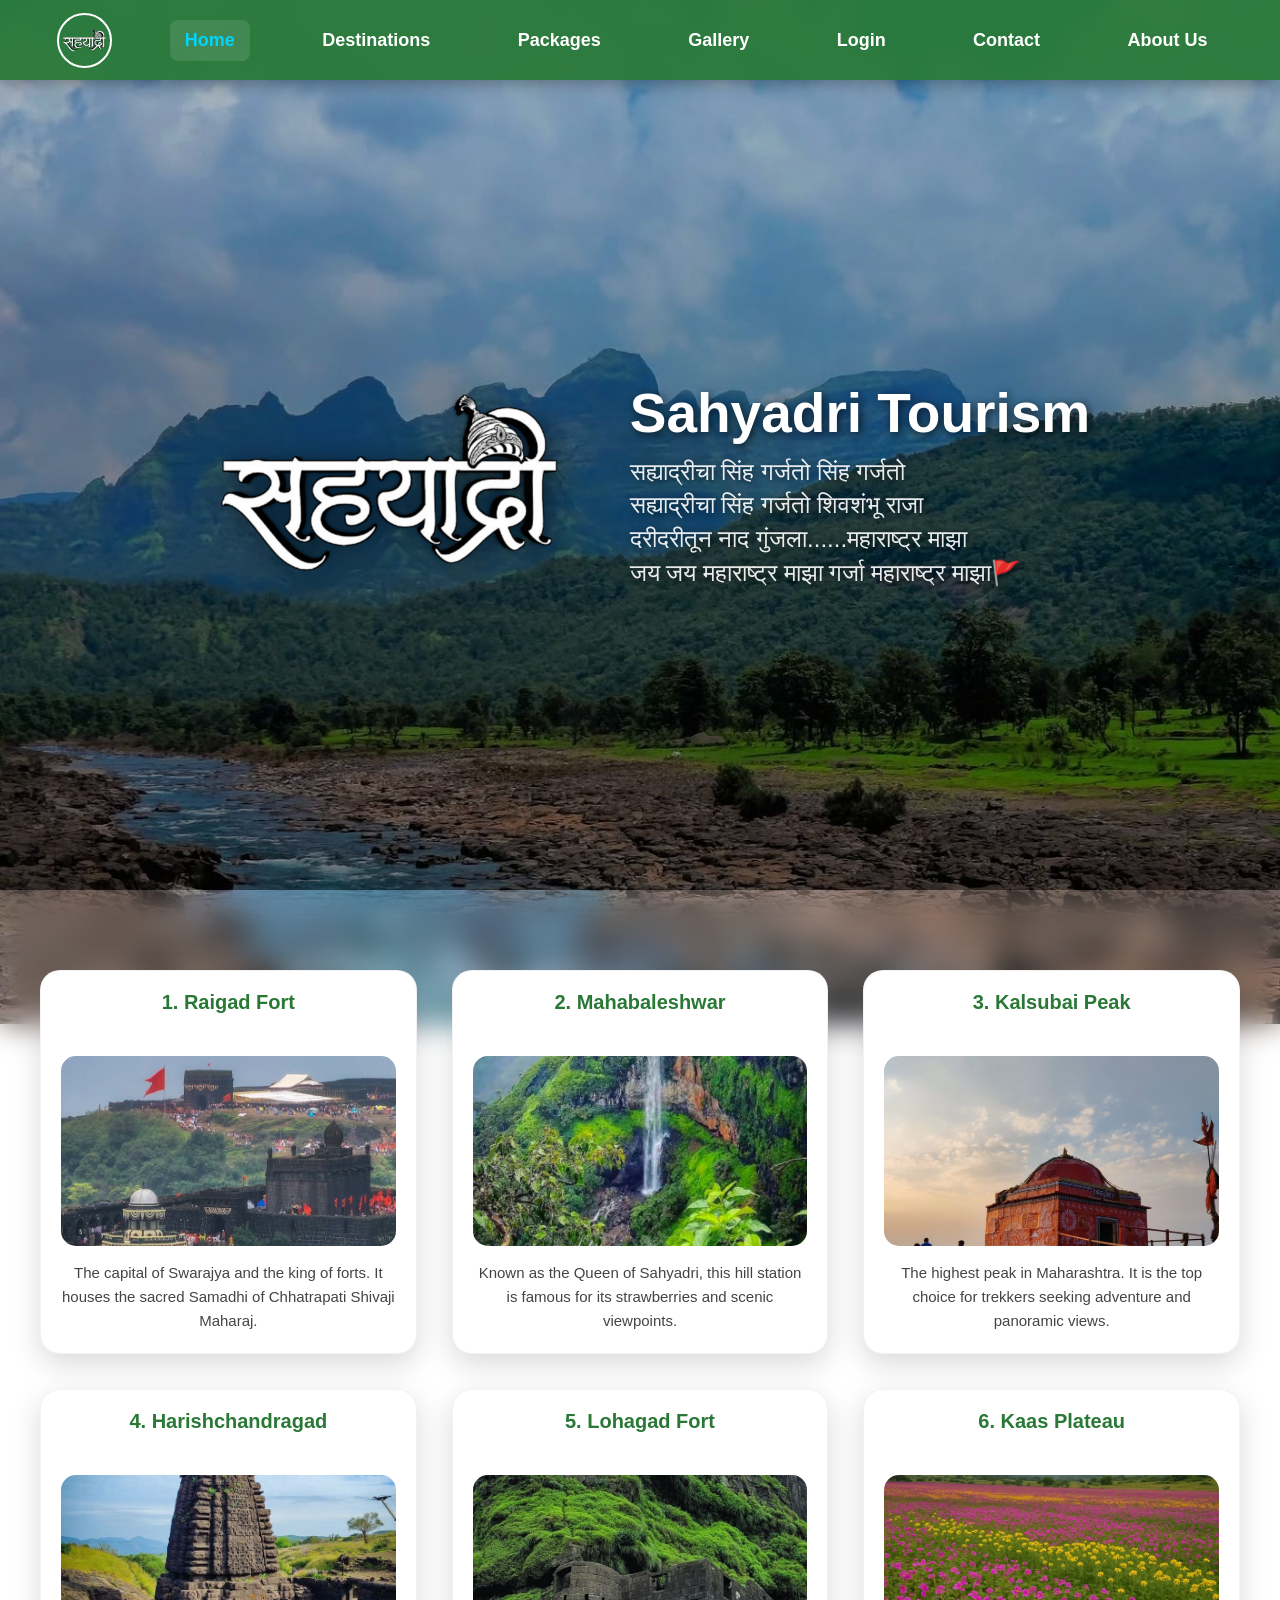
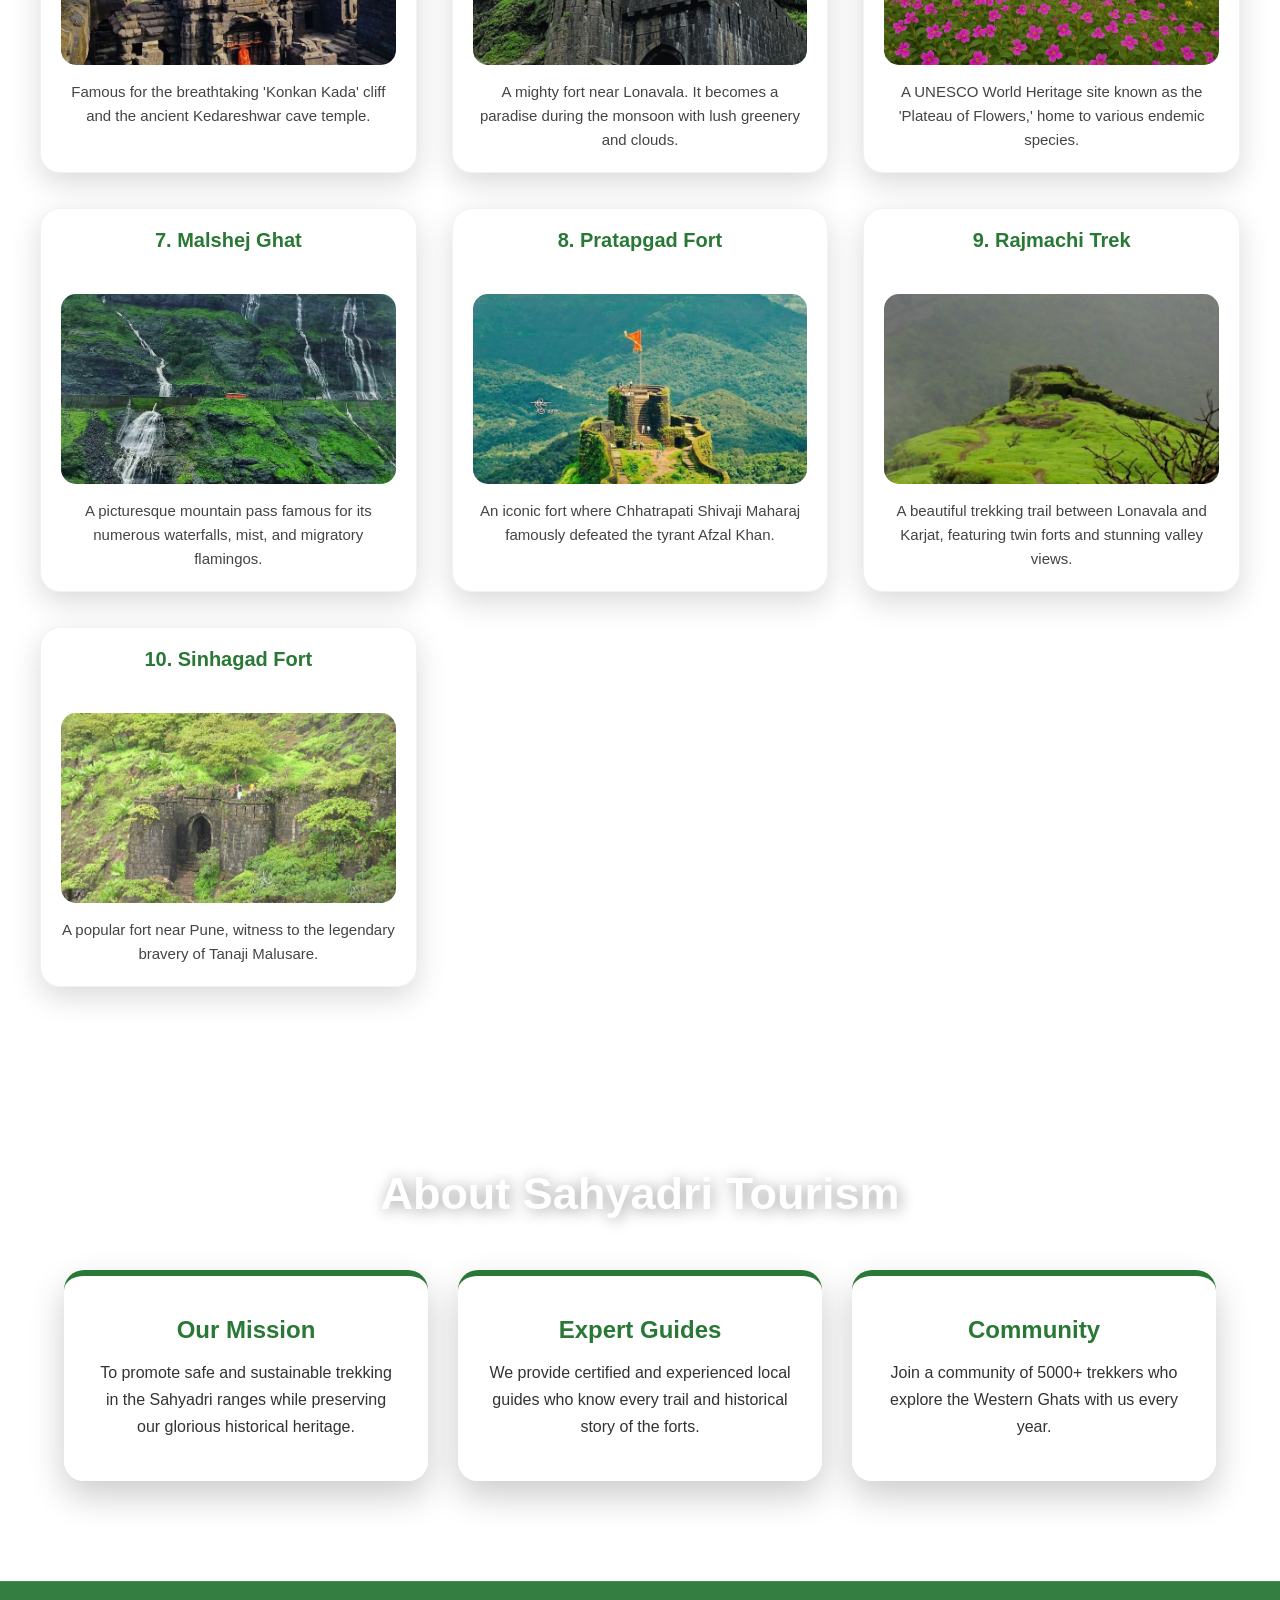
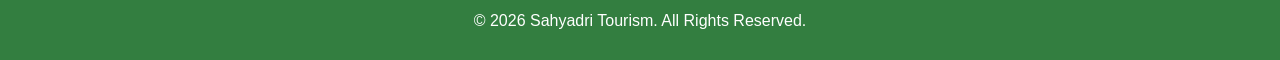
<file: index.html>
<!DOCTYPE html>
<html lang="en">
<head>
    <meta charset="UTF-8">
    <meta name="viewport" content="width=device-width, initial-scale=1.0">
    <title>Sahyadri Tourism | Explore Western Ghats</title>
    <link rel="stylesheet" href="style.css">
</head>
<body>

    <nav>
        <img src="./Sassets/sahyadri.png" alt="Logo" class="mini-logo">
        <a href="index.html" class="active">Home</a>
        <a href="#destinations">Destinations</a>
        <a href="./packages.html">Packages</a>
        <a href="./gallery.html">Gallery</a>
        <a href="./login.html">Login</a>
        <a href="./contact.html">Contact</a>
        <a href="#about-us">About Us</a>
    </nav>

    <div class="hero-text">
        <img src="./Sassets/sahyadri.png" alt="Sahyadri Logo" class="hero-png">
        <div class="text-wrap">
            <h1>Sahyadri Tourism</h1>
            <p>सह्याद्रीचा सिंह गर्जतो सिंह गर्जतो<br>
                सह्याद्रीचा सिंह गर्जतो शिवशंभू राजा<br>
                दरीदरीतून नाद गुंजला......महाराष्ट्र माझा<br>
                जय जय महाराष्ट्र माझा गर्जा महाराष्ट्र माझा🚩</p>
        </div>
    </div>

    <div id="destinations" class="content-container">
        
        <div class="place-box">
            <h2>1. Raigad Fort</h2>
            <img src="./Sassets/raigad.jpeg" alt="Raigad" class="place-img">
            <p>The capital of Swarajya and the king of forts. It houses the sacred Samadhi of Chhatrapati Shivaji Maharaj.</p>
        </div>

        <div class="place-box">
            <h2>2. Mahabaleshwar</h2>
            <img src="./Sassets/mahabaleshwar.jpeg" alt="Mahabaleshwar" class="place-img">
            <p>Known as the Queen of Sahyadri, this hill station is famous for its strawberries and scenic viewpoints.</p>
        </div>

        <div class="place-box">
            <h2>3. Kalsubai Peak</h2>
            <img src="./Sassets/kalsubai peak.jpeg" alt="Kalsubai" class="place-img">
            <p>The highest peak in Maharashtra. It is the top choice for trekkers seeking adventure and panoramic views.</p>
        </div>

        <div class="place-box">
            <h2>4. Harishchandragad</h2>
            <img src="./Sassets/Harishchandra Fort.jpeg" alt="Harishchandragad" class="place-img">
            <p>Famous for the breathtaking 'Konkan Kada' cliff and the ancient Kedareshwar cave temple.</p>
        </div>

        <div class="place-box">
            <h2>5. Lohagad Fort</h2>
            <img src="./Sassets/Lohagad.jpeg" alt="Lohagad" class="place-img">
            <p>A mighty fort near Lonavala. It becomes a paradise during the monsoon with lush greenery and clouds.</p>
        </div>

        <div class="place-box">
            <h2>6. Kaas Plateau</h2>
            <img src="./Sassets/kaas.jpeg" alt="Kaas" class="place-img">
            <p>A UNESCO World Heritage site known as the 'Plateau of Flowers,' home to various endemic species.</p>
        </div>

        <div class="place-box">
            <h2>7. Malshej Ghat</h2>
            <img src="./Sassets/Malshej ghat.jpeg" alt="Malshej" class="place-img">
            <p>A picturesque mountain pass famous for its numerous waterfalls, mist, and migratory flamingos.</p>
        </div>

        <div class="place-box">
            <h2>8. Pratapgad Fort</h2>
            <img src="./Sassets/pratapgad.jpeg" alt="Pratapgad" class="place-img">
            <p>An iconic fort where Chhatrapati Shivaji Maharaj famously defeated the tyrant Afzal Khan.</p>
        </div>

        <div class="place-box">
            <h2>9. Rajmachi Trek</h2>
            <img src="./Sassets/rajmachi.jpeg" alt="Rajmachi" class="place-img">
            <p>A beautiful trekking trail between Lonavala and Karjat, featuring twin forts and stunning valley views.</p>
        </div>

        <div class="place-box">
            <h2>10. Sinhagad Fort</h2>
            <img src="./Sassets/sinhagad.jpeg" alt="Sinhagad" class="place-img">
            <p>A popular fort near Pune, witness to the legendary bravery of Tanaji Malusare.</p>
        </div>

    </div>

    <div id="about-us" class="about-section">
        <div class="about-content">
            <h1>About Sahyadri Tourism</h1>
            <div class="about-grid">
                <div class="about-box">
                    <h3>Our Mission</h3>
                    <p>To promote safe and sustainable trekking in the Sahyadri ranges while preserving our glorious historical heritage.</p>
                </div>
                <div class="about-box">
                    <h3>Expert Guides</h3>
                    <p>We provide certified and experienced local guides who know every trail and historical story of the forts.</p>
                </div>
                <div class="about-box">
                    <h3>Community</h3>
                    <p>Join a community of 5000+ trekkers who explore the Western Ghats with us every year.</p>
                </div>
            </div>
        </div>
    </div>

    <footer class="mini-footer">
        <p>&copy; 2026 Sahyadri Tourism. All Rights Reserved.</p>
    </footer>

</body>
</html>
</file>
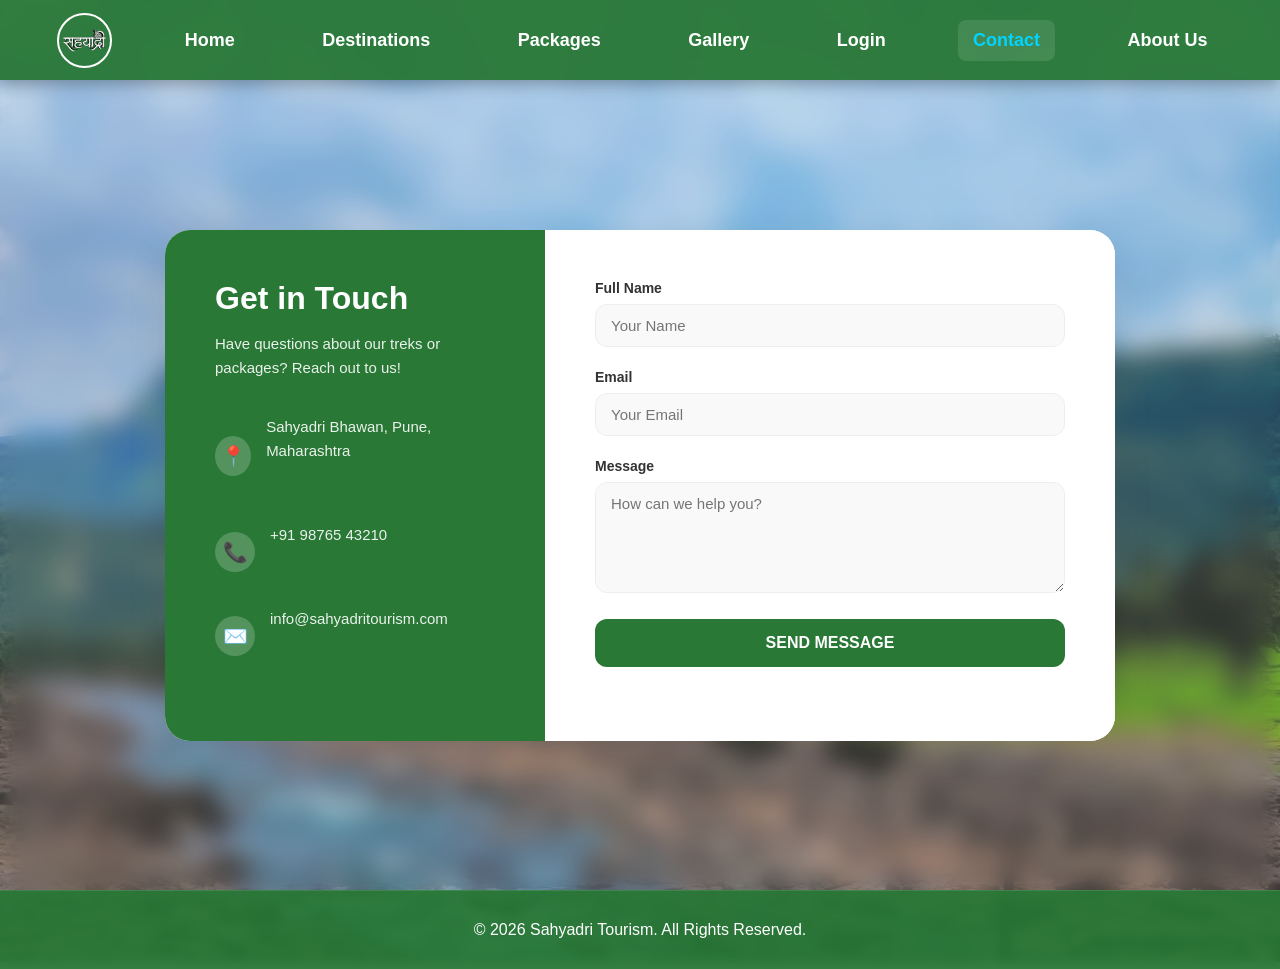
<file: contact.html>
<!DOCTYPE html>
<html lang="en">
<head>
    <meta charset="UTF-8">
    <meta name="viewport" content="width=device-width, initial-scale=1.0">
    <title>Contact Us | Sahyadri Tourism</title>
    <link rel="stylesheet" href="style.css">
    <link rel="stylesheet" href="contact.css">
</head>
<body>

    <nav>
        <img src="./Sassets/sahyadri.png" alt="Logo" class="mini-logo">
        <a href="index.html">Home</a>
        <a href="index.html#destinations">Destinations</a>
        <a href="packages.html">Packages</a>
        <a href="gallery.html">Gallery</a>
        <a href="login.html">Login</a>
        <a href="contact.html" class="active">Contact</a>
        <a href="index.html#about-us">About Us</a>
    </nav>

    <div class="contact-wrapper">
        <div class="contact-container">
            <div class="contact-info">
                <h2>Get in Touch</h2>
                <p>Have questions about our treks or packages? Reach out to us!</p>
                
                <div class="info-item">
                    <span>📍</span>
                    <p>Sahyadri Bhawan, Pune, Maharashtra</p>
                </div>
                <div class="info-item">
                    <span>📞</span>
                    <p>+91 98765 43210</p>
                </div>
                <div class="info-item">
                    <span>✉️</span>
                    <p>info@sahyadritourism.com</p>
                </div>
            </div>

            <div class="contact-form">
                <form action="#">
                    <div class="input-group">
                        <label>Full Name</label>
                        <input type="text" placeholder="Your Name" required>
                    </div>
                    <div class="input-group">
                        <label>Email</label>
                        <input type="email" placeholder="Your Email" required>
                    </div>
                    <div class="input-group">
                        <label>Message</label>
                        <textarea rows="5" placeholder="How can we help you?"></textarea>
                    </div>
                    <button type="submit" class="contact-btn">Send Message</button>
                </form>
            </div>
        </div>
    </div>
    <footer class="mini-footer">
        <p>&copy; 2026 Sahyadri Tourism. All Rights Reserved.</p>
    </footer>

</body>
</html>
</file>
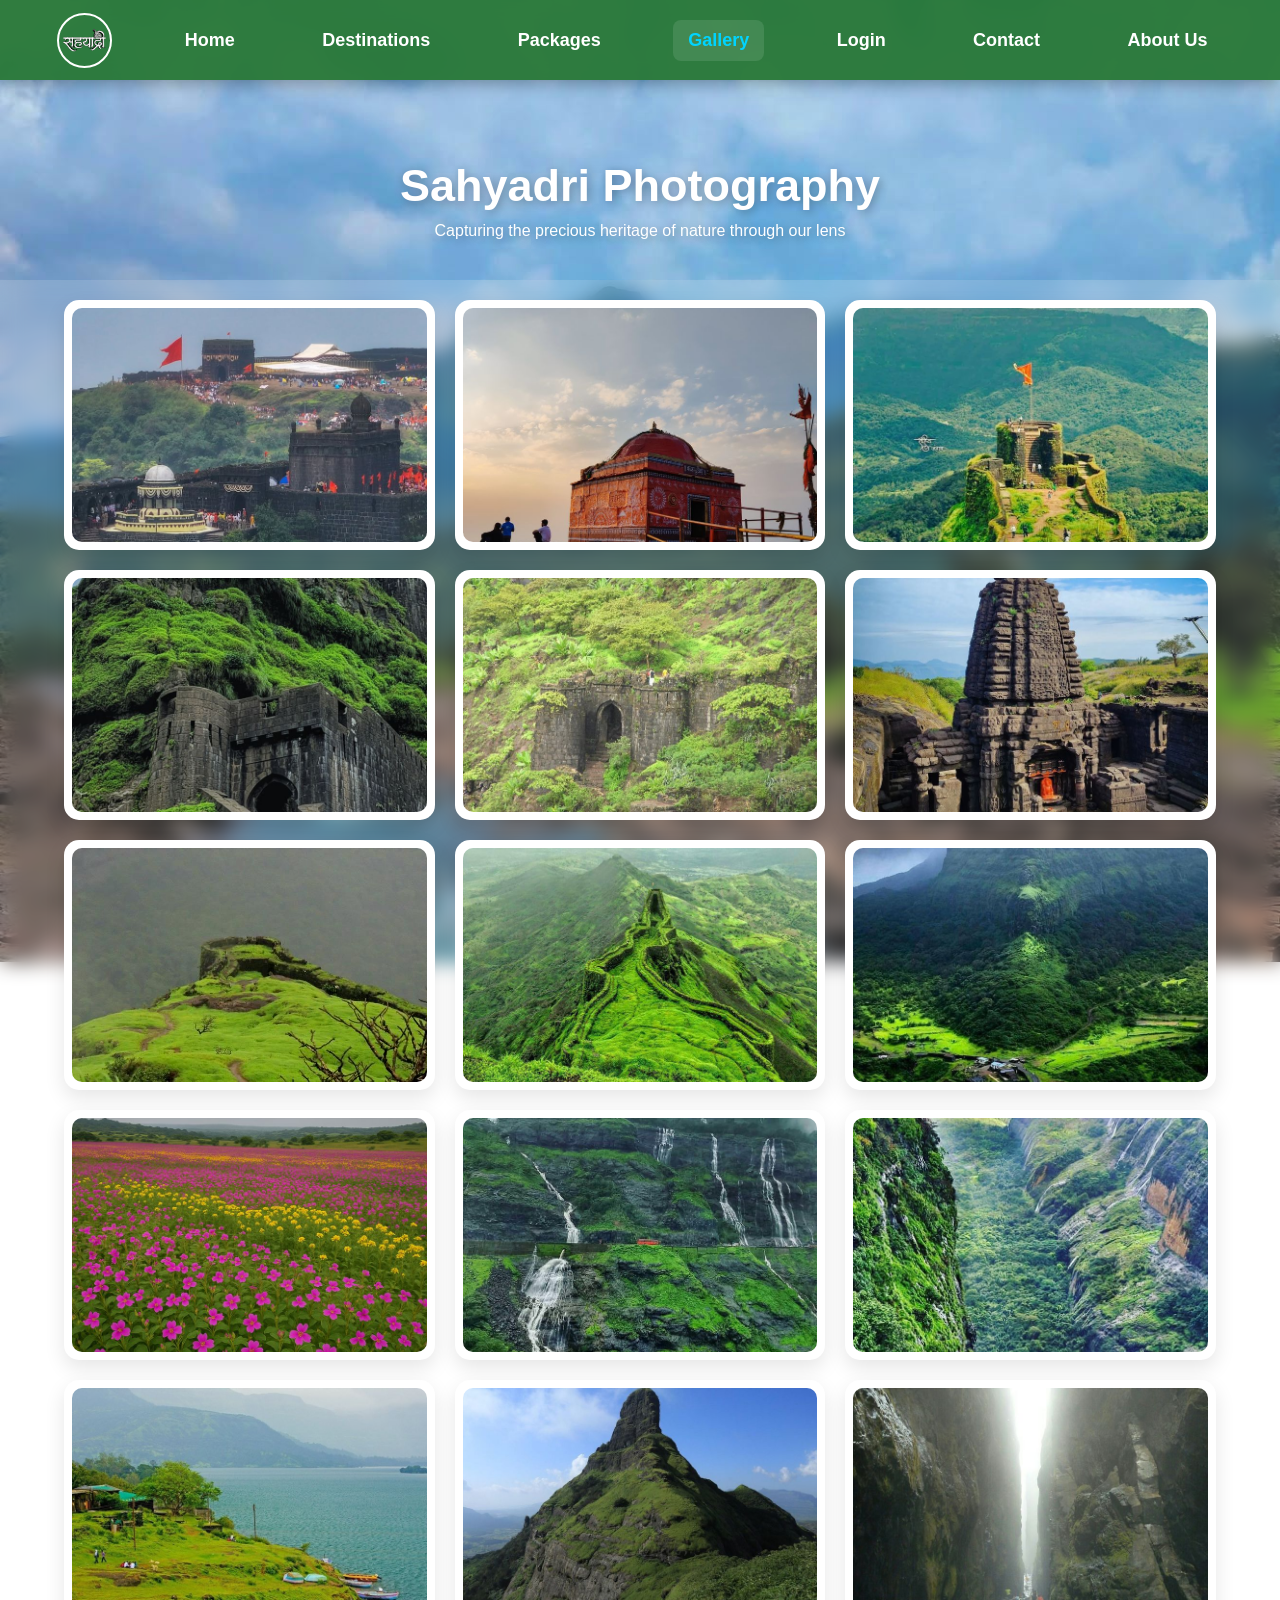
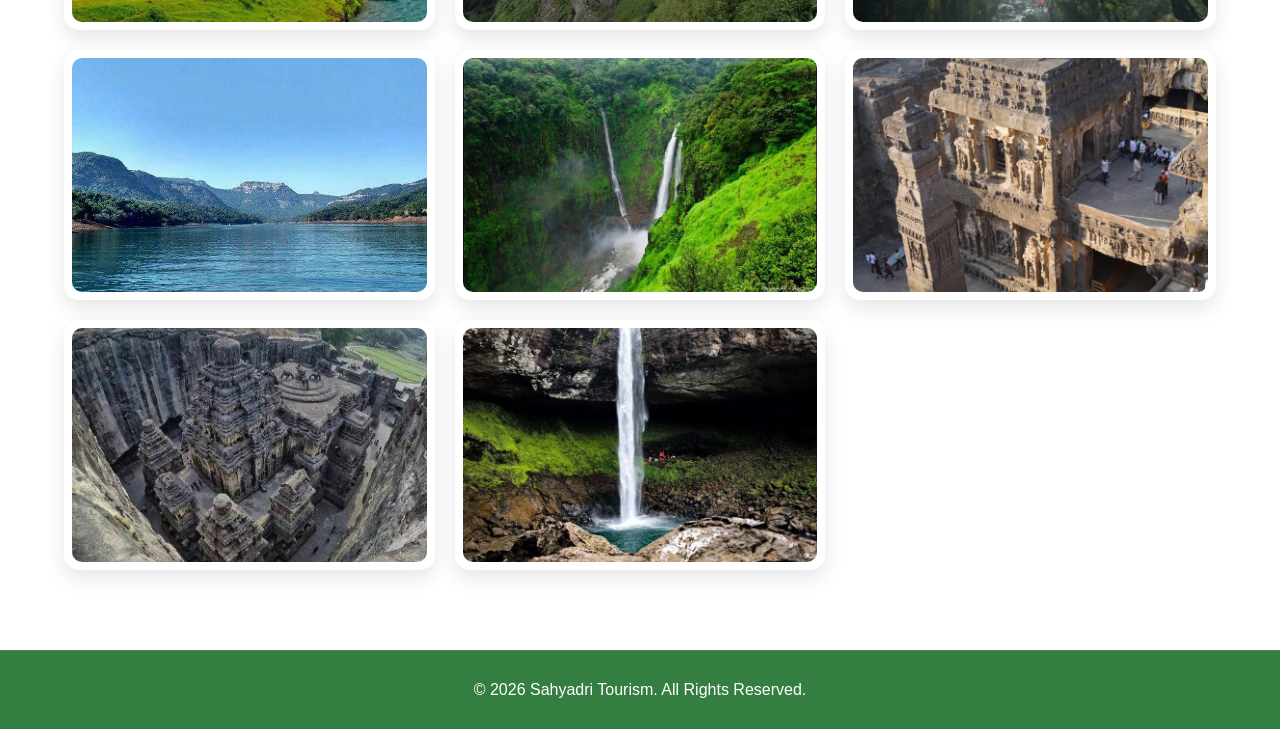
<file: gallery.html>
<!DOCTYPE html>
<html lang="en">
<head>
    <meta charset="UTF-8">
    <meta name="viewport" content="width=device-width, initial-scale=1.0">
    <title>Gallery | Sahyadri Tourism</title>
    <link rel="stylesheet" href="style.css">
    <link rel="stylesheet" href="gallery.css">
</head>
<body>

    <nav>
        <img src="./Sassets/sahyadri.png" alt="Logo" class="mini-logo">
        <a href="index.html">Home</a>
        <a href="index.html#destinations">Destinations</a>
        <a href="packages.html">Packages</a>
        <a href="gallery.html" class="active">Gallery</a>
        <a href="login.html">Login</a>
        <a href="contact.html">Contact</a>
        <a href="index.html#about-us">About Us</a>
    </nav>

    <div class="gallery-header">
        <h1>Sahyadri Photography</h1>
        <p>Capturing the precious heritage of nature through our lens</p>
    </div>

    <div class="gallery-container">
        <div class="gallery-item"><img src="./Sassets/raigad.jpeg" alt="Sahyadri"><div class="overlay"><span>Raigad Fort</span></div></div>
        <div class="gallery-item"><img src="./Sassets/kalsubai peak.jpeg" alt="Sahyadri"><div class="overlay"><span>Kalsubai Peak</span></div></div>
        <div class="gallery-item"><img src="./Sassets/pratapgad.jpeg" alt="Sahyadri"><div class="overlay"><span>Pratapgad</span></div></div>
        <div class="gallery-item"><img src="./Sassets/Lohagad.jpeg" alt="Sahyadri"><div class="overlay"><span>Lohagad</span></div></div>
        <div class="gallery-item"><img src="./Sassets/sinhagad.jpeg" alt="Sahyadri"><div class="overlay"><span>Sinhagad</span></div></div>
        <div class="gallery-item"><img src="./Sassets/Harishchandra Fort.jpeg" alt="Sahyadri"><div class="overlay"><span>Harishchandragad</span></div></div>
        <div class="gallery-item"><img src="./Sassets/rajmachi.jpeg" alt="Sahyadri"><div class="overlay"><span>Rajmachi Trek</span></div></div>
        <div class="gallery-item"><img src="./Sassets/Torna fort.jpeg" alt="Sahyadri"><div class="overlay"><span>Torna Fort</span></div></div>
        <div class="gallery-item"><img src="./Sassets/Visapur Fort.jpeg" alt="Sahyadri"><div class="overlay"><span>Visapur Fort</span></div></div>
        <div class="gallery-item"><img src="./Sassets/kaas.jpeg" alt="Sahyadri"><div class="overlay"><span>Kaas Pathar</span></div></div>
        <div class="gallery-item"><img src="./Sassets/Malshej ghat.jpeg" alt="Sahyadri"><div class="overlay"><span>Malshej Ghat</span></div></div>
        <div class="gallery-item"><img src="./Sassets/Tamhini Ghat.jpeg" alt="Sahyadri"><div class="overlay"><span>Tamhini Ghat</span></div></div>
        <div class="gallery-item"><img src="./Sassets/Bhandardara.jpeg" alt="Sahyadri"><div class="overlay"><span>Bhandardara</span></div></div>
        <div class="gallery-item"><img src="./Sassets/Ratangad Fort.jpeg" alt="Sahyadri"><div class="overlay"><span>Ratangad</span></div></div>
        <div class="gallery-item"><img src="./Sassets/Sanydhan Valle.jpeg" alt="Sahyadri"><div class="overlay"><span>Sanydhan Valle</span></div></div>
        <div class="gallery-item"><img src="./Sassets/Vasota Fort.jpeg" alt="Sahyadri"><div class="overlay"><span>Vasota Fort</span></div></div>
        <div class="gallery-item"><img src="./Sassets/Thoseghar Falls.jpeg" alt="Sahyadri"><div class="overlay"><span>Thoseghar Falls</span></div></div>
        <div class="gallery-item"><img src="./Sassets/Ajantha Caves.jpeg" alt="Sahyadri"><div class="overlay"><span>Ajantha Caves</span></div></div>
        <div class="gallery-item"><img src="./Sassets/Ellora Caves.jpeg" alt="Sahyadri"><div class="overlay"><span>Ellora Caves</span></div></div>
        <div class="gallery-item"><img src="./Sassets/Devkund Waterfall.jpeg" alt="Sahyadri"><div class="overlay"><span>Devkund Waterfall</span></div></div>
    </div>
<footer class="mini-footer">
        <p>&copy; 2026 Sahyadri Tourism. All Rights Reserved.</p>
    </footer>
</body>
</html>
</file>
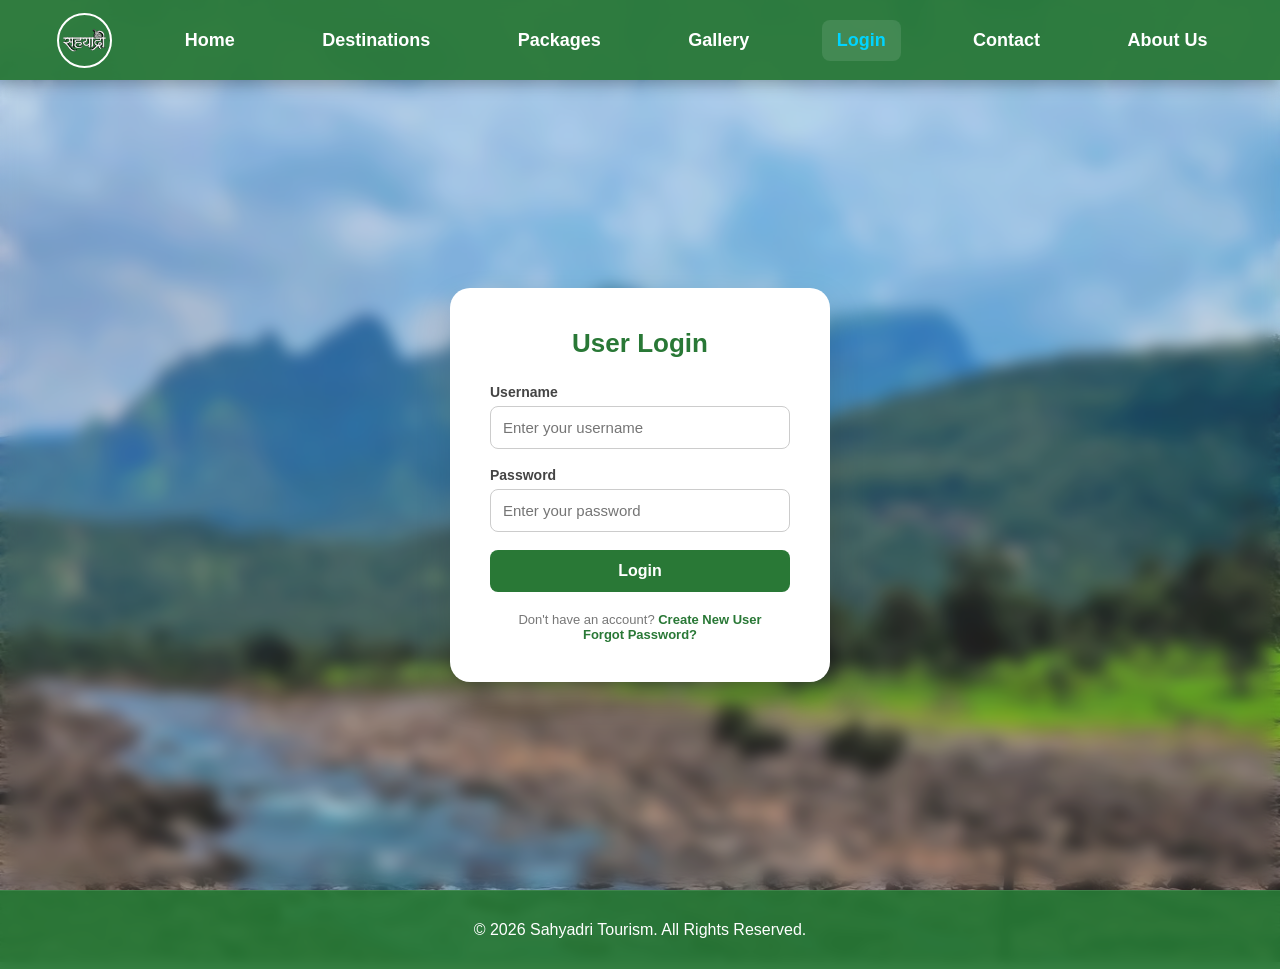
<file: login.html>
<!DOCTYPE html>
<html lang="en">
<head>
    <meta charset="UTF-8">
    <meta name="viewport" content="width=device-width, initial-scale=1.0">
    <title>Login | Sahyadri Tourism</title>
    <link rel="stylesheet" href="style.css">
    <link rel="stylesheet" href="login.css">
</head>
<body>

    <nav>
        <img src="./Sassets/sahyadri.png" alt="Logo" class="mini-logo">
        <a href="index.html">Home</a>
        <a href="index.html#destinations">Destinations</a>
        <a href="packages.html">Packages</a>
        <a href="gallery.html">Gallery</a>
        <a href="login.html" class="active">Login</a>
        <a href="contact.html">Contact</a>
        <a href="index.html#about-us">About Us</a>
    </nav>

    <div class="login-wrapper">
        <div class="login-box">
            <h2>User Login</h2>
            <form action="#">
                <div class="input-group">
                    <label>Username</label>
                    <input type="text" placeholder="Enter your username" required>
                </div>
                
                <div class="input-group">
                    <label>Password</label>
                    <input type="password" placeholder="Enter your password" required>
                </div>

                <button type="submit" class="login-btn">Login</button>
            </form>

            <div class="login-footer">
                <p>Don't have an account? <a href="signup.html">Create New User</a></p>
                <p><a href="#">Forgot Password?</a></p>
            </div>
        </div>
    </div>
    <footer class="mini-footer">
        <p>&copy; 2026 Sahyadri Tourism. All Rights Reserved.</p>
    </footer>

</body>
</html>
</file>
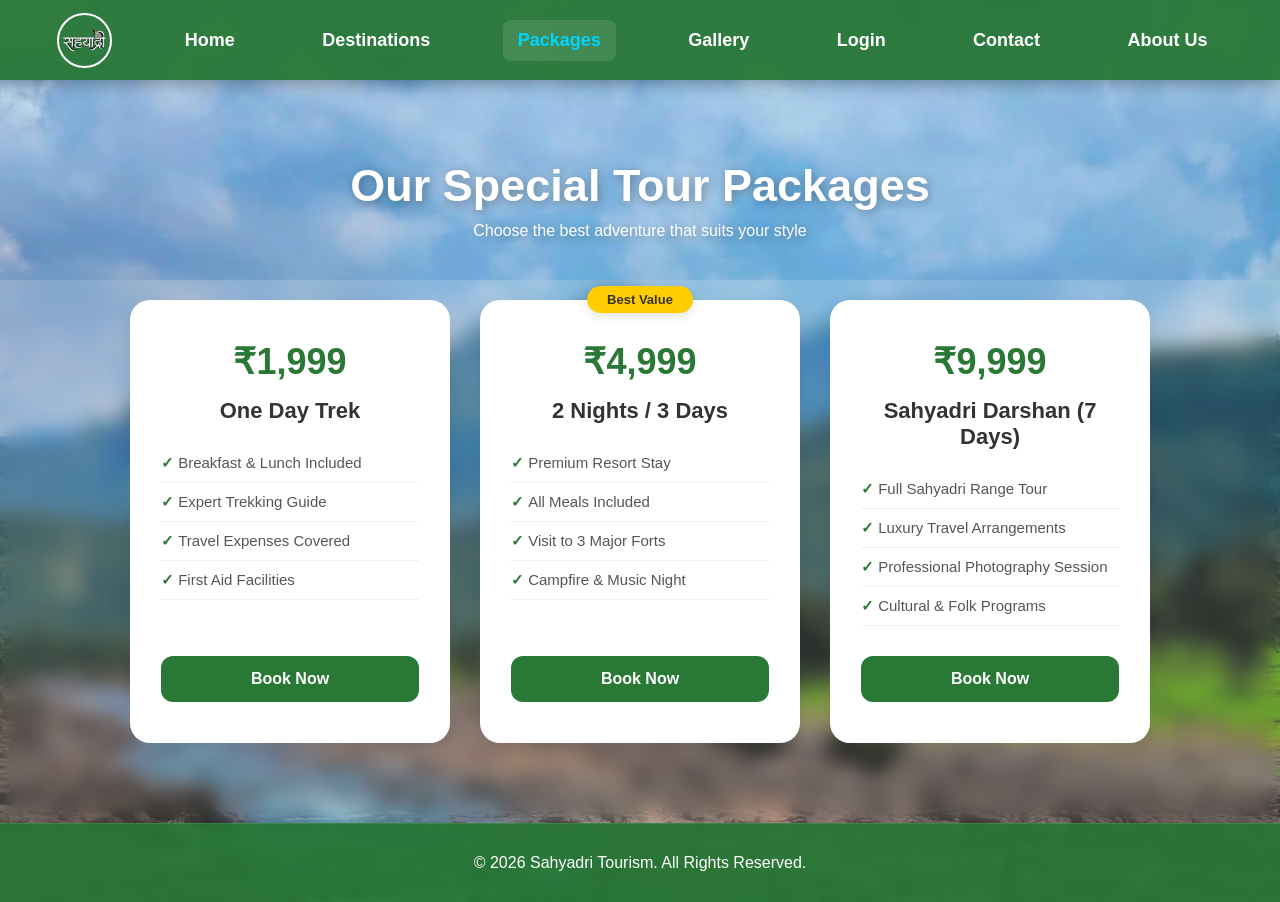
<file: packages.html>
<!DOCTYPE html>
<html lang="en">
<head>
    <meta charset="UTF-8">
    <meta name="viewport" content="width=device-width, initial-scale=1.0">
    <title>Packages | Sahyadri Tourism</title>
    <link rel="stylesheet" href="style.css">
    <link rel="stylesheet" href="packages.css">
</head>
<body>

    <nav>
        <img src="./Sassets/sahyadri.png" alt="Logo" class="mini-logo">
        <a href="index.html">Home</a>
        <a href="index.html#destinations">Destinations</a>
        <a href="packages.html" class="active">Packages</a>
        <a href="gallery.html">Gallery</a>
        <a href="login.html">Login</a>
        <a href="contact.html">Contact</a>
        <a href="index.html#about-us">About Us</a>
    </nav>

    <div class="package-header">
        <h1>Our Special Tour Packages</h1>
        <p>Choose the best adventure that suits your style</p>
    </div>

    <div class="packages-container">
        
        <div class="package-card">
            <div class="price-tag">₹1,999</div>
            <h3>One Day Trek</h3>
            <ul>
                <li>Breakfast & Lunch Included</li>
                <li>Expert Trekking Guide</li>
                <li>Travel Expenses Covered</li>
                <li>First Aid Facilities</li>
            </ul>
            <button class="book-btn">Book Now</button>
        </div>

        <div class="package-card featured">
            <div class="best-value">Best Value</div>
            <div class="price-tag">₹4,999</div>
            <h3>2 Nights / 3 Days</h3>
            <ul>
                <li>Premium Resort Stay</li>
                <li>All Meals Included</li>
                <li>Visit to 3 Major Forts</li>
                <li>Campfire & Music Night</li>
            </ul>
            <button class="book-btn">Book Now</button>
        </div>

        <div class="package-card">
            <div class="price-tag">₹9,999</div>
            <h3>Sahyadri Darshan (7 Days)</h3>
            <ul>
                <li>Full Sahyadri Range Tour</li>
                <li>Luxury Travel Arrangements</li>
                <li>Professional Photography Session</li>
                <li>Cultural & Folk Programs</li>
            </ul>
            <button class="book-btn">Book Now</button>
        </div>

    </div>
    <footer class="mini-footer">
        <p>&copy; 2026 Sahyadri Tourism. All Rights Reserved.</p>
    </footer>

</body>
</html>
</file>
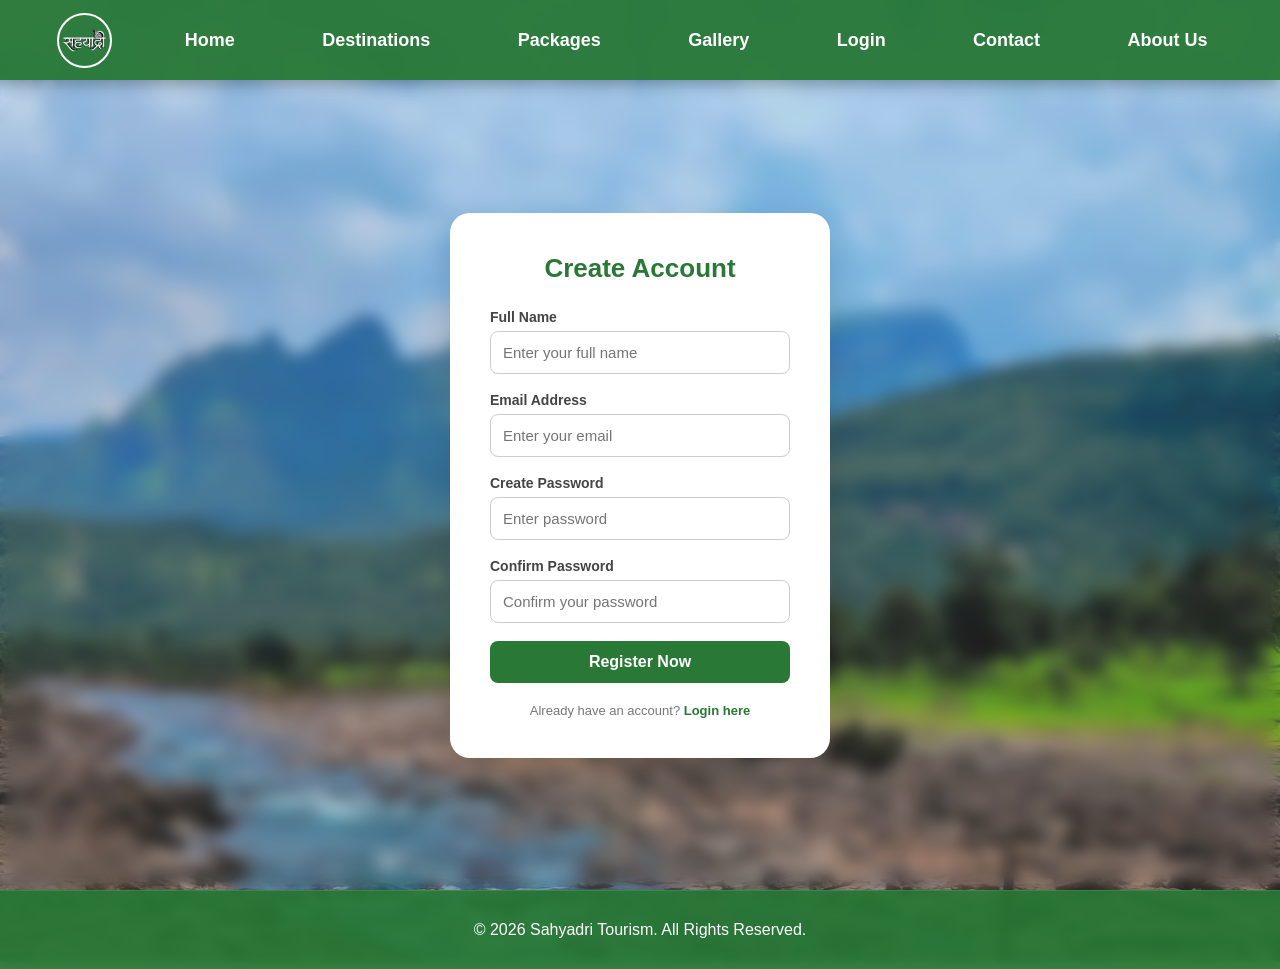
<file: signup.html>
<!DOCTYPE html>
<html lang="en">
<head>
    <meta charset="UTF-8">
    <meta name="viewport" content="width=device-width, initial-scale=1.0">
    <title>Signup | Sahyadri Tourism</title>
    <link rel="stylesheet" href="style.css">
    <link rel="stylesheet" href="login.css"> </head>
<body>

    <nav>
        <img src="./Sassets/sahyadri.png" alt="Logo" class="mini-logo">
        <a href="index.html">Home</a>
        <a href="index.html#destinations">Destinations</a>
        <a href="packages.html">Packages</a>
        <a href="gallery.html">Gallery</a>
        <a href="login.html">Login</a>
        <a href="contact.html">Contact</a>
        <a href="index.html#about-us">About Us</a>
    </nav>

    <div class="login-wrapper">
        <div class="login-box">
            <h2>Create Account</h2>
            <form action="#">
                <div class="input-group">
                    <label>Full Name</label>
                    <input type="text" placeholder="Enter your full name" required>
                </div>

                <div class="input-group">
                    <label>Email Address</label>
                    <input type="email" placeholder="Enter your email" required>
                </div>
                
                <div class="input-group">
                    <label>Create Password</label>
                    <input type="password" placeholder="Enter password" required>
                </div>

                <div class="input-group">
                    <label>Confirm Password</label>
                    <input type="password" placeholder="Confirm your password" required>
                </div>

                <button type="submit" class="login-btn">Register Now</button>
            </form>

            <div class="login-footer">
                <p>Already have an account? <a href="login.html">Login here</a></p>
            </div>
        </div>
    </div>
    <footer class="mini-footer">
        <p>&copy; 2026 Sahyadri Tourism. All Rights Reserved.</p>
    </footer>

</body>
</html>
</file>
<file: style.css>
/* --- GLOBAL SETTINGS --- */
html {
    scroll-behavior: smooth; 
}

* {
    margin: 0;
    padding: 0;
    box-sizing: border-box;
}

body {
    background-image: url("./Sassets/S1.jpeg");
    background-repeat: no-repeat;
    background-size: cover;
    background-attachment: fixed;
    font-family: 'Poppins', 'Segoe UI', Tahoma, sans-serif;
    color: #333;
}

/* --- NAVBAR --- */
nav {
    height: 80px;
    width: 100%;
    background-color: rgba(41, 120, 54, 0.95);
    backdrop-filter: blur(8px);
    display: flex;
    align-items: center;
    justify-content: space-evenly;
    position: sticky;
    top: 0;
    z-index: 1000;
    box-shadow: 0 4px 15px rgba(0, 0, 0, 0.3);
}

.mini-logo {
    height: 55px;
    width: 55px;
    border-radius: 50%;
    object-fit: cover;
    border: 2px solid white;
}

nav a {
    text-decoration: none;
    color: white;
    font-size: 18px;
    font-weight: 600;
    transition: 0.3s ease;
    padding: 10px 15px;
    border-radius: 8px;
}

nav a:hover, nav a.active {
    color: #00d4ff;
    background: rgba(255, 255, 255, 0.1);
}

/* --- HERO SECTION --- */
.hero-text {
    height: 90vh;
    display: flex;
    flex-direction: row;
    align-items: center;
    justify-content: center;
    background: linear-gradient(rgba(0,0,0,0.2), rgba(0,0,0,0.5));
    color: white;
    text-shadow: 2px 2px 10px rgba(0,0,0,0.7);
    padding: 0 50px;
}

.hero-png {
    height: 400px; 
    width: auto;
    margin-right: 40px;
    filter: drop-shadow(5px 5px 15px rgba(0,0,0,0.5));
    animation: zoomIn 1.5s cubic-bezier(0.175, 0.885, 0.32, 1.275) forwards;
}

@keyframes zoomIn {
    0% { opacity: 0; transform: scale(0.3); }
    100% { opacity: 1; transform: scale(1); }
}

.text-wrap h1 { font-size: 55px; margin-bottom: 10px; }
.text-wrap p { font-size: 24px; opacity: 0.9; line-height: 1.4; }

/* --- DESTINATIONS GRID SECTION --- */
.content-container {
    background-color: rgba(255, 255, 255, 0.1);
    backdrop-filter: blur(15px);
    padding: 80px 40px;
    display: grid;
    grid-template-columns: repeat(auto-fit, minmax(280px, 1fr)); 
    gap: 35px; 
    scroll-margin-top: 80px; 
}

.place-box {
    background-color: white;
    border-radius: 20px; 
    padding: 20px;
    box-shadow: 0 10px 30px rgba(0,0,0,0.15);
    text-align: center;
    transition: 0.4s cubic-bezier(0.175, 0.885, 0.32, 1.275);
    display: flex;
    flex-direction: column;
    border: 1px solid rgba(0,0,0,0.05);
}

.place-box:hover {
    transform: translateY(-12px);
    box-shadow: 0 15px 40px rgba(0,0,0,0.3);
}

.place-box h2 {
    color: #297836;
    font-size: 20px;
    margin-bottom: 15px;
    min-height: 50px;
}

.place-img {
    width: 100%;
    height: 190px; 
    object-fit: cover;
    border-radius: 15px;
    margin-bottom: 15px;
}

.place-box p {
    font-size: 15px;
    line-height: 1.6;
    color: #444;
}

/* --- ABOUT US SECTION (Glassmorphism Look) --- */
.about-section {
    padding: 100px 5%;
    /* पारदर्शक बॅकग्राउंड ज्यामुळे मागे फोटो दिसेल */
    background: rgba(255, 255, 255, 0.15); 
    backdrop-filter: blur(15px);
    -webkit-backdrop-filter: blur(15px);
    text-align: center;
    scroll-margin-top: 80px;
    border-top: 1px solid rgba(255, 255, 255, 0.2);
}

.about-section h1 {
    color: white; /* मजकूर पांढरा केला आहे */
    text-shadow: 2px 2px 15px rgba(0,0,0,0.4);
    font-size: 45px;
    margin-bottom: 50px;
    font-weight: 700;
}

.about-grid {
    display: grid;
    grid-template-columns: repeat(auto-fit, minmax(280px, 1fr));
    gap: 30px;
    max-width: 1200px;
    margin: 0 auto;
}

.about-box {
    padding: 40px 30px;
    /* बॉक्स सुद्धा थोडे काचेसारखे वाटतील */
    background: rgba(255, 255, 255, 0.92); 
    border-radius: 20px;
    box-shadow: 0 15px 35px rgba(0,0,0,0.2);
    border-top: 6px solid #297836; 
    transition: 0.3s ease-in-out;
}

.about-box:hover {
    transform: translateY(-10px);
    background: white;
}

.about-box h3 {
    margin-bottom: 15px;
    color: #297836; /* बॉक्समधील हेडिंग हिरवे */
    font-size: 24px;
}

.about-box p {
    font-size: 16px;
    line-height: 1.7;
    color: #333;
}

/* --- FOOTER --- */
.mini-footer {
    background: rgba(41, 120, 54, 0.95);
    backdrop-filter: blur(5px);
    color: white;
    text-align: center;
    padding: 30px;
    font-size: 16px;
    border-top: 1px solid rgba(255,255,255,0.1);
}

/* --- RESPONSIVE --- */
@media (max-width: 900px) { 
    .hero-text { flex-direction: column; text-align: center; padding: 100px 20px; } 
    .hero-png { margin-right: 0; margin-bottom: 30px; height: 300px; }
    .text-wrap h1 { font-size: 40px; }
}

@media (max-width: 600px) { 
    nav a { font-size: 14px; padding: 5px; }
    .hero-png { height: 220px; }
    .content-container { padding: 40px 20px; }
    .about-section h1 { font-size: 32px; }
}
</file>
<file: contact.css>
/* --- BRIGHT & MINIMAL CONTACT STYLES (Matched with Index) --- */

/* १. बॅकग्राउंड इमेज (Same as Index) */
body {
    background-image: url("./Sassets/S1.jpeg");
    background-size: cover;
    background-attachment: fixed;
    background-position: center;
    margin: 0;
    font-family: 'Poppins', sans-serif;
}

/* २. ब्राइट ओव्हरले (Removing Dark Overlay) */
body::after {
    content: "";
    position: fixed;
    top: 0;
    left: 0;
    width: 100%;
    height: 100%;
    /* Bright Frosted Effect like Index/Gallery */
    background: rgba(255, 255, 255, 0.15); 
    backdrop-filter: blur(12px);
    -webkit-backdrop-filter: blur(12px);
    z-index: -1;
}

/* ३. मुख्य कंटेनर (The Glass Box) */
.contact-wrapper {
    min-height: 90vh;
    display: flex;
    align-items: center;
    justify-content: center;
    padding: 60px 20px;
}

.contact-container {
    background: white; /* शुद्ध पांढरा डब्बा ज्यामुळे ब्राइटनेस वाढेल */
    display: flex;
    max-width: 950px;
    width: 100%;
    border-radius: 25px; /* Rounded corners */
    overflow: hidden;
    box-shadow: 0 15px 40px rgba(0,0,0,0.1);
}

/* ४. डावा हिस्सा (Get in Touch - Sahyadri Green) */
.contact-info {
    background: #297836; 
    color: white;
    padding: 50px;
    width: 40%;
    display: flex;
    flex-direction: column;
    justify-content: center;
}

.contact-info h2 {
    font-size: 32px;
    margin-bottom: 15px;
    font-weight: 700;
}

.contact-info p {
    font-size: 15px;
    line-height: 1.6;
    margin-bottom: 35px;
    opacity: 0.9;
}

/* ५. आयकॉन्स स्टाईल */
.info-item {
    display: flex;
    align-items: center;
    margin-bottom: 25px;
}

.info-item span {
    font-size: 20px;
    margin-right: 15px;
    background: rgba(255, 255, 255, 0.2);
    height: 40px;
    width: 40px;
    display: flex;
    align-items: center;
    justify-content: center;
    border-radius: 50%;
}

/* ६. उजवा हिस्सा (Form - Bright & Clean) */
.contact-form {
    padding: 50px;
    width: 60%;
    background: #ffffff;
}

.input-group {
    margin-bottom: 22px;
}

.input-group label {
    display: block;
    font-size: 14px;
    font-weight: 600;
    margin-bottom: 8px;
    color: #333; /* Dark text for better readability on white */
}

.input-group input, 
.input-group textarea {
    width: 100%;
    padding: 12px 15px;
    background: #f9f9f9; /* हलका राखाडी रंग */
    border: 1px solid #eee;
    border-radius: 12px;
    font-family: inherit;
    font-size: 15px;
    color: #333;
    outline: none;
    transition: 0.3s;
}

.input-group input:focus, 
.input-group textarea:focus {
    border-color: #297836;
    background: #fff;
    box-shadow: 0 5px 15px rgba(41, 120, 54, 0.1);
}

/* ७. सेंड मेसेज बटण */
.contact-btn {
    width: 100%;
    padding: 15px;
    background: #297836;
    color: white;
    border: none;
    border-radius: 12px;
    font-size: 16px;
    font-weight: 700;
    cursor: pointer;
    transition: 0.3s ease;
    text-transform: uppercase;
}

.contact-btn:hover {
    background: #1e5a28;
    transform: translateY(-2px);
    box-shadow: 0 8px 20px rgba(41, 120, 54, 0.3);
}

/* ८. मोबाईलसाठी अलाईन्मेंट */
@media (max-width: 768px) {
    .contact-container {
        flex-direction: column;
        margin-top: 50px;
    }
    .contact-info, .contact-form {
        width: 100%;
        padding: 40px 25px;
    }
}
.mini-footer {
    background: rgba(41, 120, 54, 0.95);
    backdrop-filter: blur(5px);
    color: white;
    text-align: center;
    padding: 30px;
    font-size: 16px;
    border-top: 1px solid rgba(255,255,255,0.1);
}
</file>
<file: gallery.css>
/* --- BRIGHT & MINIMAL GALLERY CSS --- */

/* १. होम पेज सारखेच ब्राइट हेडर */
.gallery-header {
    text-align: center;
    padding: 80px 20px 40px;
    color: white;
    text-shadow: 2px 2px 10px rgba(0,0,0,0.3);
}

.gallery-header h1 {
    font-size: clamp(30px, 5vw, 45px);
    margin-bottom: 10px;
}

/* २. पूर्ण पेजचे बॅकग्राउंड (होम पेज सारखेच) */
body {
    background-image: url("./Sassets/S1.jpeg");
    background-repeat: no-repeat;
    background-size: cover;
    background-attachment: fixed;
    background-position: center;
    font-family: 'Poppins', sans-serif;
}

/* ३. गॅलरी कंटेनर - जो बॅकग्राउंडला थोडा हलका (Bright) ठेवेल */
.gallery-container {
    display: grid;
    grid-template-columns: repeat(auto-fill, minmax(280px, 1fr));
    gap: 20px;
    padding: 20px 5% 80px;
    /* होम पेज सारखाच फ्रॉस्टेड ग्लास इफेक्ट */
    background: rgba(255, 255, 255, 0.15); 
    backdrop-filter: blur(10px);
    -webkit-backdrop-filter: blur(10px);
}

/* ४. प्रत्येक फोटोचा बॉक्स - एकदम क्लीन */
.gallery-item {
    width: 100%;
    height: 250px;
    overflow: hidden;
    border-radius: 15px;
    background: white;
    padding: 8px; /* फोटोला पांढरी फ्रेम देण्यासाठी */
    box-shadow: 0 8px 20px rgba(0,0,0,0.1);
    position: relative;
    transition: 0.4s ease;
}

.gallery-item img {
    width: 100%;
    height: 100%;
    object-fit: cover;
    border-radius: 10px;
    transition: 0.5s ease;
}

/* ५. साधा होव्हर इफेक्ट */
.gallery-item:hover {
    transform: translateY(-8px);
    box-shadow: 0 12px 25px rgba(0,0,0,0.2);
}

.gallery-item:hover img {
    transform: scale(1.05);
}

/* ६. फोटोचे नाव - सिम्पल आणि ब्राइट */
.overlay {
    position: absolute;
    bottom: 8px;
    left: 8px;
    right: 8px;
    background: rgba(255, 255, 255, 0.9); /* पांढरा पारदर्शक पट्टा */
    color: #297836;
    text-align: center;
    padding: 10px 0;
    font-size: 15px;
    font-weight: 600;
    border-bottom-left-radius: 10px;
    border-bottom-right-radius: 10px;
    opacity: 0;
    transition: 0.3s ease;
}

.gallery-item:hover .overlay {
    opacity: 1;
}

/* ७. मोबाईलसाठी */
@media (max-width: 600px) {
    .gallery-container {
        grid-template-columns: repeat(auto-fill, minmax(140px, 1fr));
        padding: 15px;
        gap: 12px;
    }
    .gallery-item {
        height: 180px;
        padding: 5px;
    }
    .overlay {
        font-size: 12px;
        padding: 5px 0;
    }
}
.mini-footer {
    background: rgba(41, 120, 54, 0.95);
    backdrop-filter: blur(5px);
    color: white;
    text-align: center;
    padding: 30px;
    font-size: 16px;
    border-top: 1px solid rgba(255,255,255,0.1);
}
</file>
<file: login.css>
/* --- MINIMAL ENGLISH LOGIN STYLES --- */

body {
    background-image: url("./Sassets/S1.jpeg");
    background-size: cover;
    background-attachment: fixed;
    background-position: center;
    margin: 0;
    font-family: 'Segoe UI', Tahoma, Geneva, Verdana, sans-serif;
}

.login-wrapper {
    height: 90vh;
    display: flex;
    align-items: center;
    justify-content: center;
    background: rgba(255, 255, 255, 0.1);
    backdrop-filter: blur(8px);
}

.login-box {
    background: white;
    padding: 40px;
    border-radius: 20px;
    width: 380px;
    box-shadow: 0 15px 35px rgba(0,0,0,0.15);
    text-align: center;
}

.login-box h2 {
    color: #297836;
    margin-bottom: 25px;
    font-size: 26px;
}

.input-group {
    text-align: left;
    margin-bottom: 18px;
}

.input-group label {
    display: block;
    font-size: 14px;
    color: #444;
    margin-bottom: 6px;
    font-weight: 600;
}

.input-group input {
    width: 100%;
    padding: 12px;
    border: 1px solid #ccc;
    border-radius: 8px;
    font-size: 15px;
    outline: none;
    transition: 0.3s;
}

.input-group input:focus {
    border-color: #297836;
    box-shadow: 0 0 5px rgba(41, 120, 54, 0.2);
}

.login-btn {
    width: 100%;
    padding: 12px;
    background: #297836;
    color: white;
    border: none;
    border-radius: 8px;
    font-size: 16px;
    font-weight: bold;
    cursor: pointer;
    transition: 0.3s;
}

.login-btn:hover {
    background: #1e5a28;
}

.login-footer {
    margin-top: 20px;
    font-size: 13px;
    color: #777;
}

.login-footer a {
    color: #297836;
    text-decoration: none;
    font-weight: 700;
}

@media (max-width: 450px) {
    .login-box { width: 85%; }
}
.mini-footer {
    background: rgba(41, 120, 54, 0.95);
    backdrop-filter: blur(5px);
    color: white;
    text-align: center;
    padding: 30px;
    font-size: 16px;
    border-top: 1px solid rgba(255,255,255,0.1);
}
</file>
<file: packages.css>
/* --- BRIGHT & MINIMAL PACKAGE STYLES --- */

/* १. बॅकग्राउंड सेटिंग (Universal Background) */
body {
    background-image: url("./Sassets/S1.jpeg");
    background-repeat: no-repeat;
    background-size: cover;
    background-attachment: fixed;
    background-position: center;
    font-family: 'Poppins', sans-serif;
    margin: 0;
}

/* २. ब्राइट हेडर (Bright & Fresh) */
.package-header {
    text-align: center;
    padding: 80px 20px 40px;
    color: white;
    text-shadow: 2px 2px 10px rgba(0,0,0,0.3);
}

.package-header h1 {
    font-size: clamp(30px, 5vw, 45px);
    margin-bottom: 10px;
}

/* ३. पॅकेज कंटेनर (Glassmorphism Effect) */
.packages-container {
    display: flex;
    justify-content: center;
    flex-wrap: wrap;
    gap: 30px;
    padding: 20px 5% 80px;
    /* होम पेज आणि गॅलरी सारखाच लुक */
    background: rgba(255, 255, 255, 0.15); 
    backdrop-filter: blur(10px);
    -webkit-backdrop-filter: blur(10px);
    min-height: 60vh;
}

/* ४. पॅकेज कार्ड (Clean White Card) */
.package-card {
    background: white;
    width: 320px;
    padding: 40px 30px;
    border-radius: 20px;
    text-align: center;
    position: relative;
    box-shadow: 0 10px 25px rgba(0,0,0,0.1);
    transition: 0.4s ease;
    display: flex;
    flex-direction: column;
    border: 1px solid rgba(255,255,255,0.5);
}

.package-card:hover {
    transform: translateY(-10px);
    box-shadow: 0 15px 35px rgba(0,0,0,0.2);
}

/* ५. बेस्ट व्हॅल्यू बॅज */
.best-value {
    position: absolute;
    top: -15px;
    left: 50%;
    transform: translateX(-50%);
    background: #ffcc00;
    color: #333;
    padding: 6px 20px;
    border-radius: 20px;
    font-weight: bold;
    font-size: 13px;
    box-shadow: 0 4px 10px rgba(0,0,0,0.1);
}

/* ६. किंमत (Price Tag) */
.price-tag {
    font-size: 36px;
    font-weight: 800;
    color: #297836; /* सह्याद्री ग्रीन */
    margin-bottom: 15px;
}

.package-card h3 {
    margin-bottom: 20px;
    font-size: 22px;
    color: #333;
}

/* ७. लिस्ट (Features) */
.package-card ul {
    list-style: none;
    text-align: left;
    margin-bottom: 30px;
    padding: 0;
    flex-grow: 1;
}

.package-card ul li {
    padding: 10px 0;
    border-bottom: 1px solid #f0f0f0;
    font-size: 15px;
    color: #555;
}

.package-card ul li::before {
    content: "✓ ";
    color: #297836;
    font-weight: bold;
}

/* ८. बुकिंग बटण (Minimal Green Button) */
.book-btn {
    width: 100%;
    padding: 14px;
    background: #297836;
    color: white;
    border: none;
    border-radius: 12px;
    font-size: 16px;
    font-weight: 600;
    cursor: pointer;
    transition: 0.3s ease;
}

.book-btn:hover {
    background: #1e5a28;
    box-shadow: 0 5px 15px rgba(41, 120, 54, 0.3);
}
.mini-footer {
    background: rgba(41, 120, 54, 0.95);
    backdrop-filter: blur(5px);
    color: white;
    text-align: center;
    padding: 30px;
    font-size: 16px;
    border-top: 1px solid rgba(255,255,255,0.1);
}
</file>
